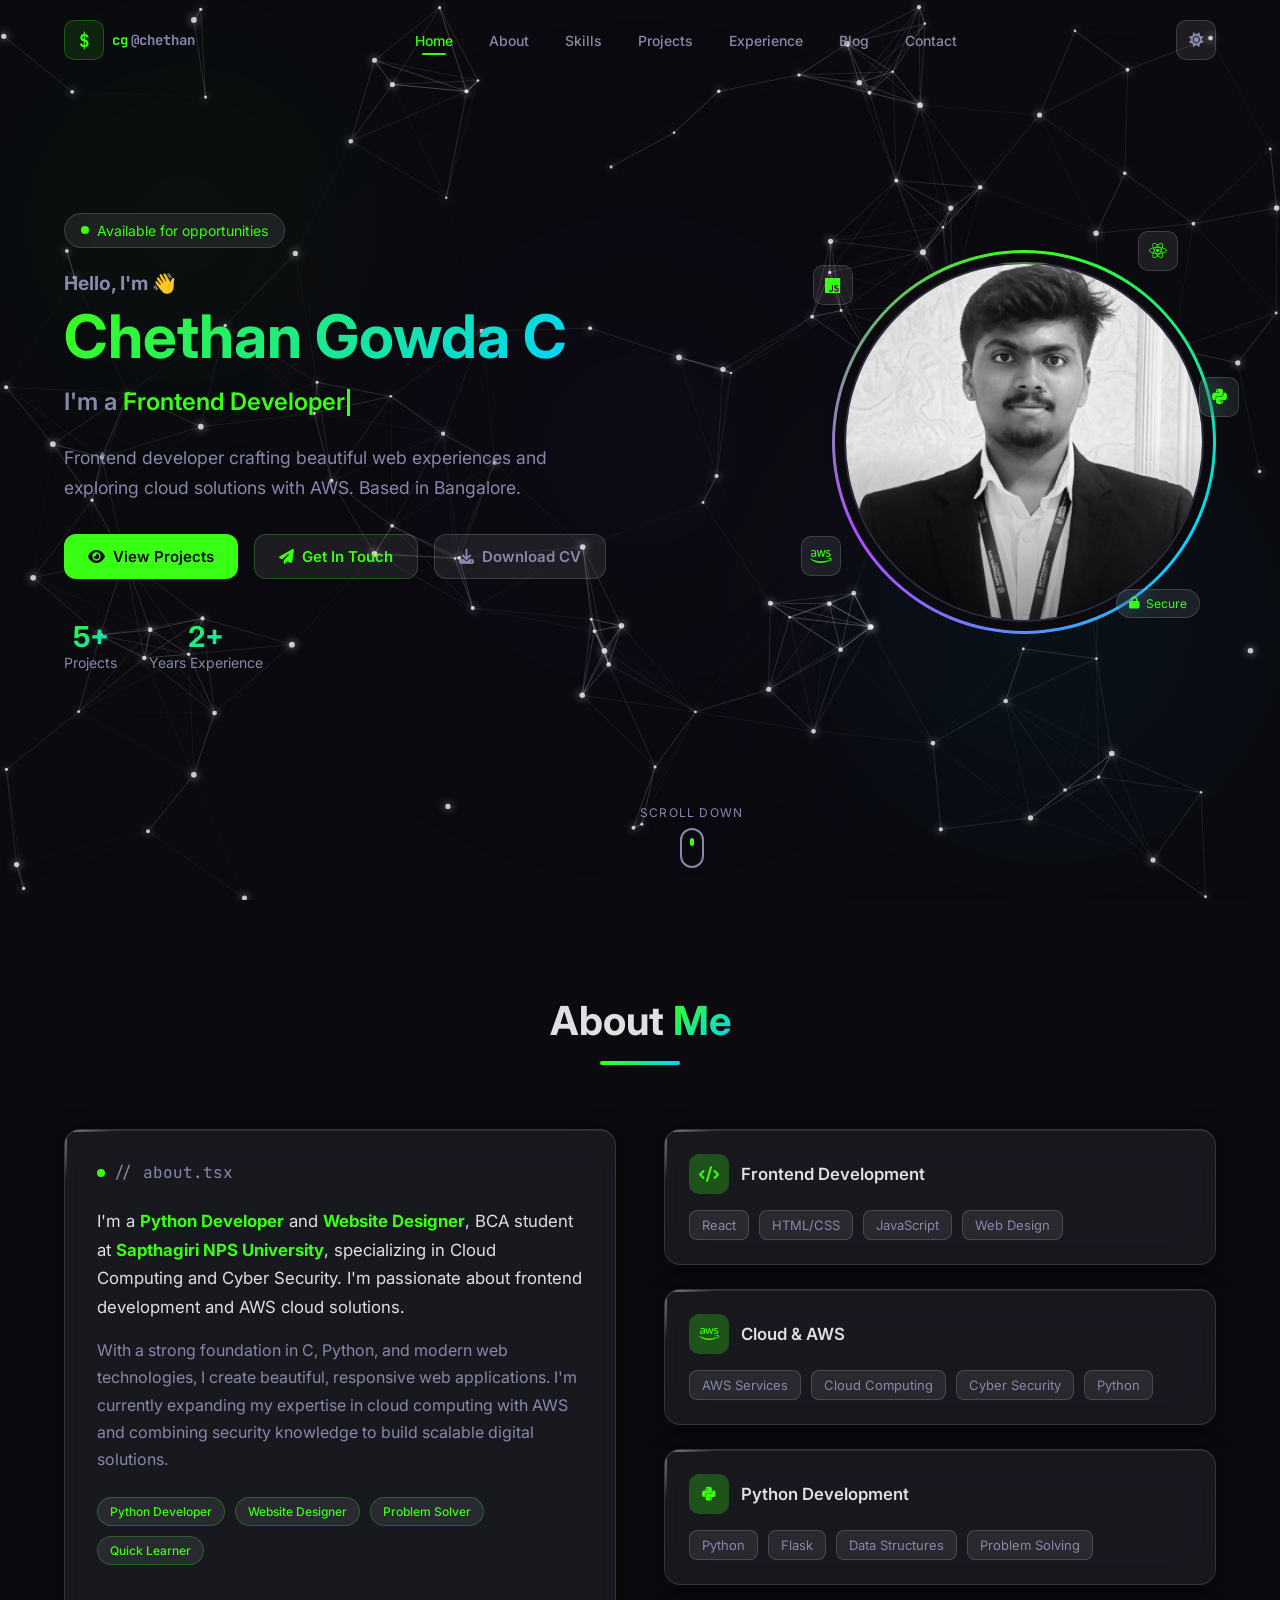
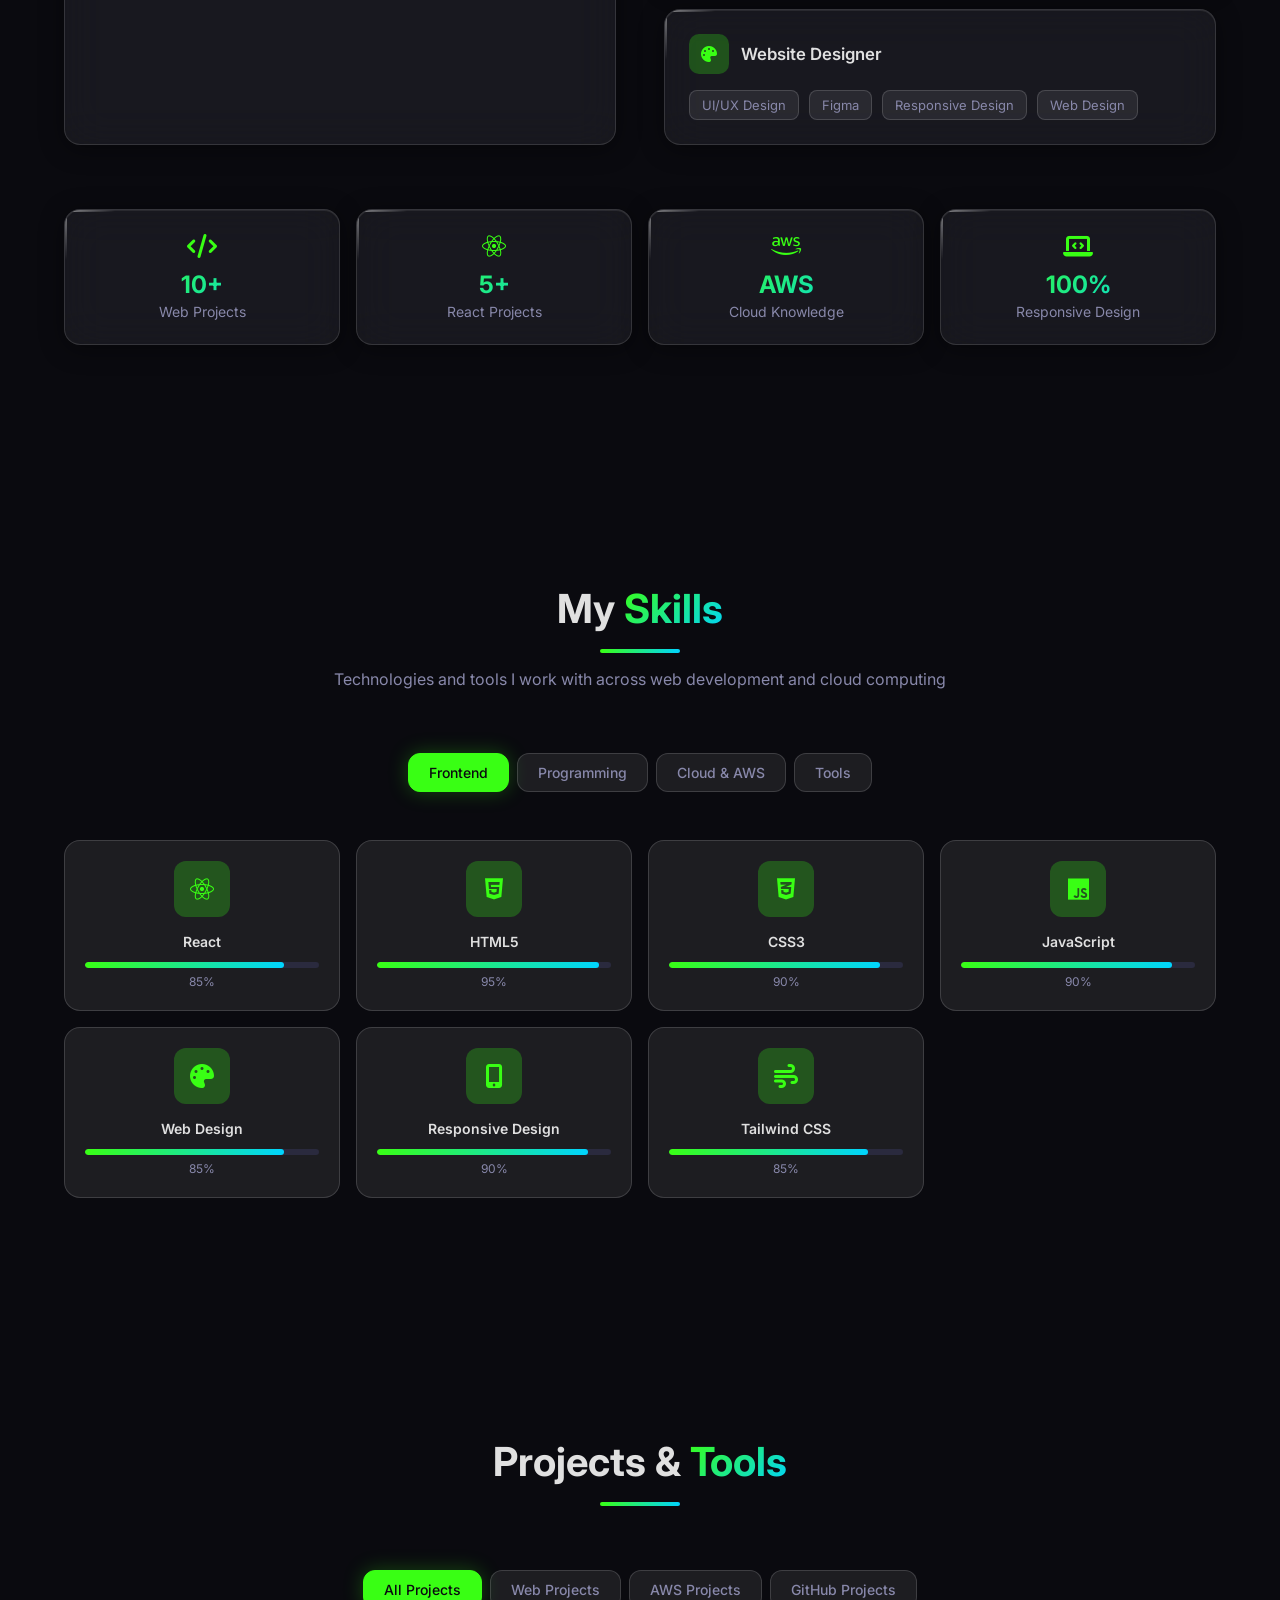
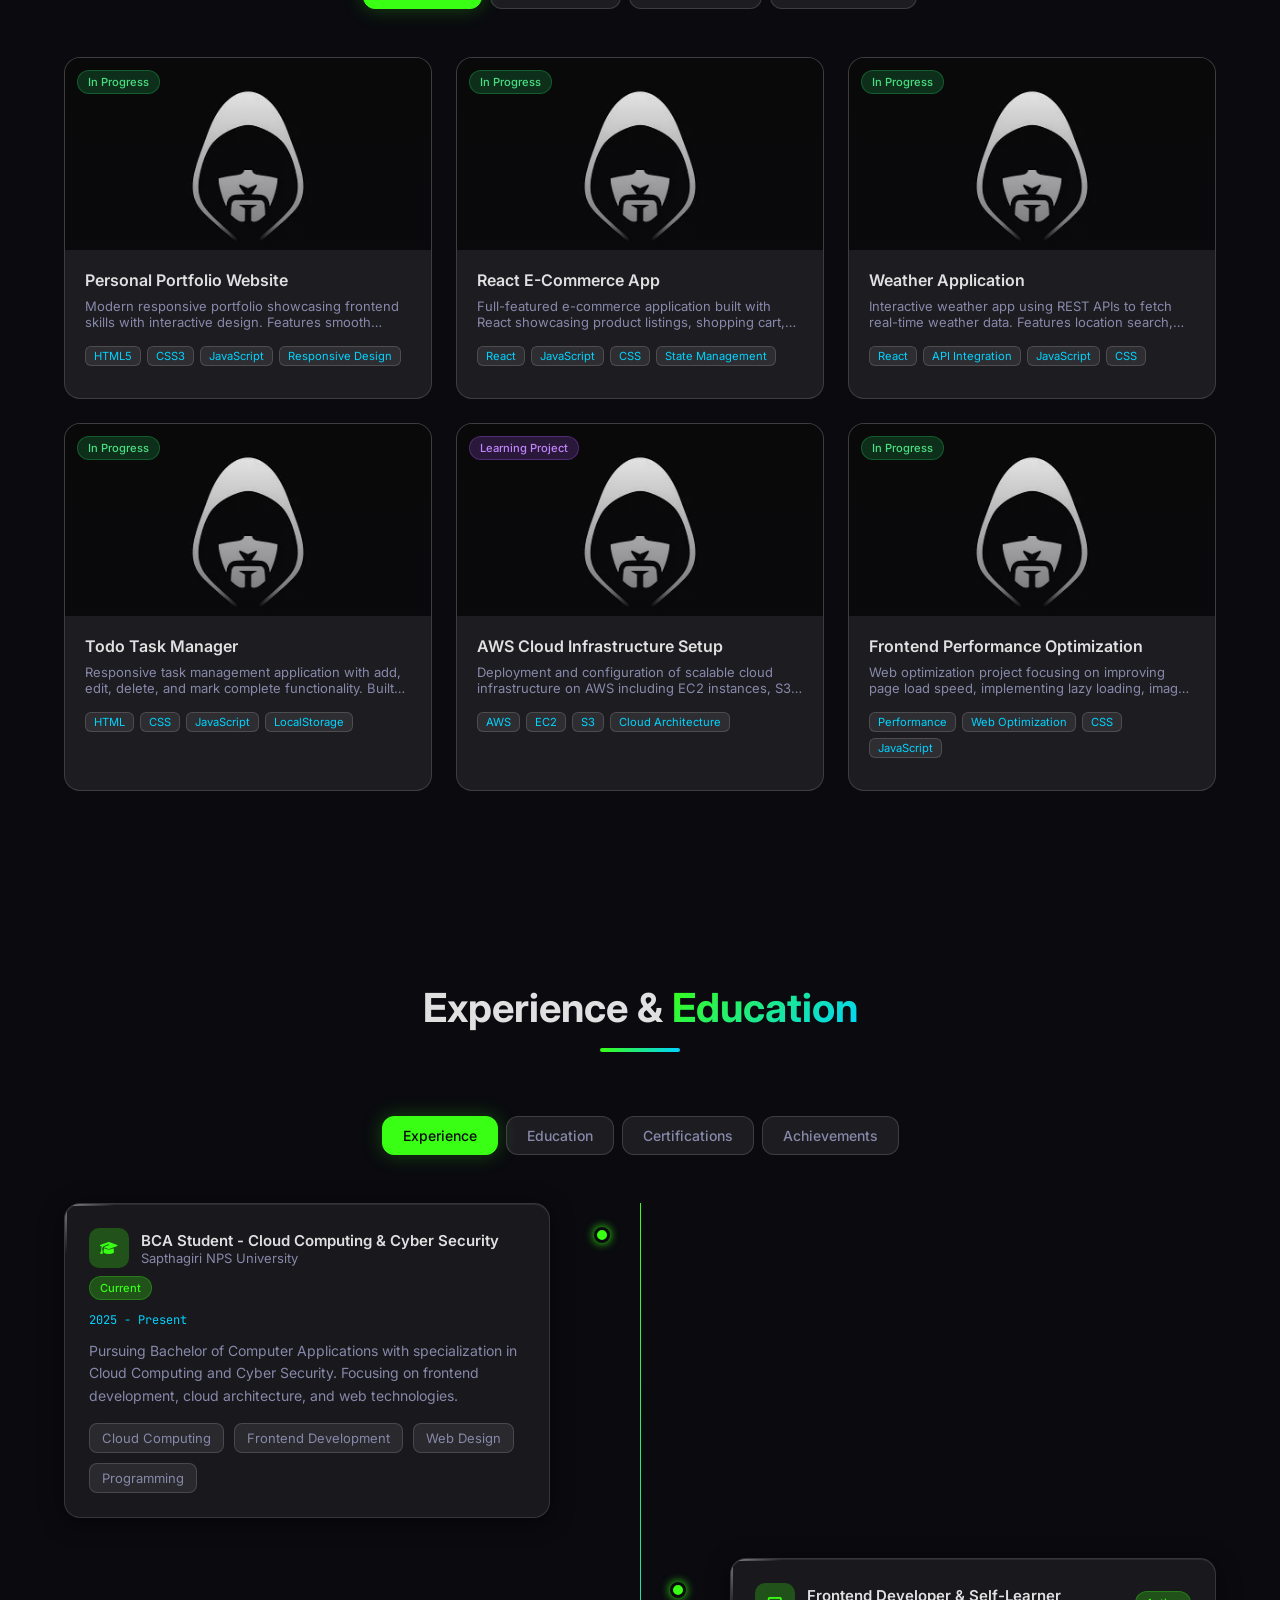
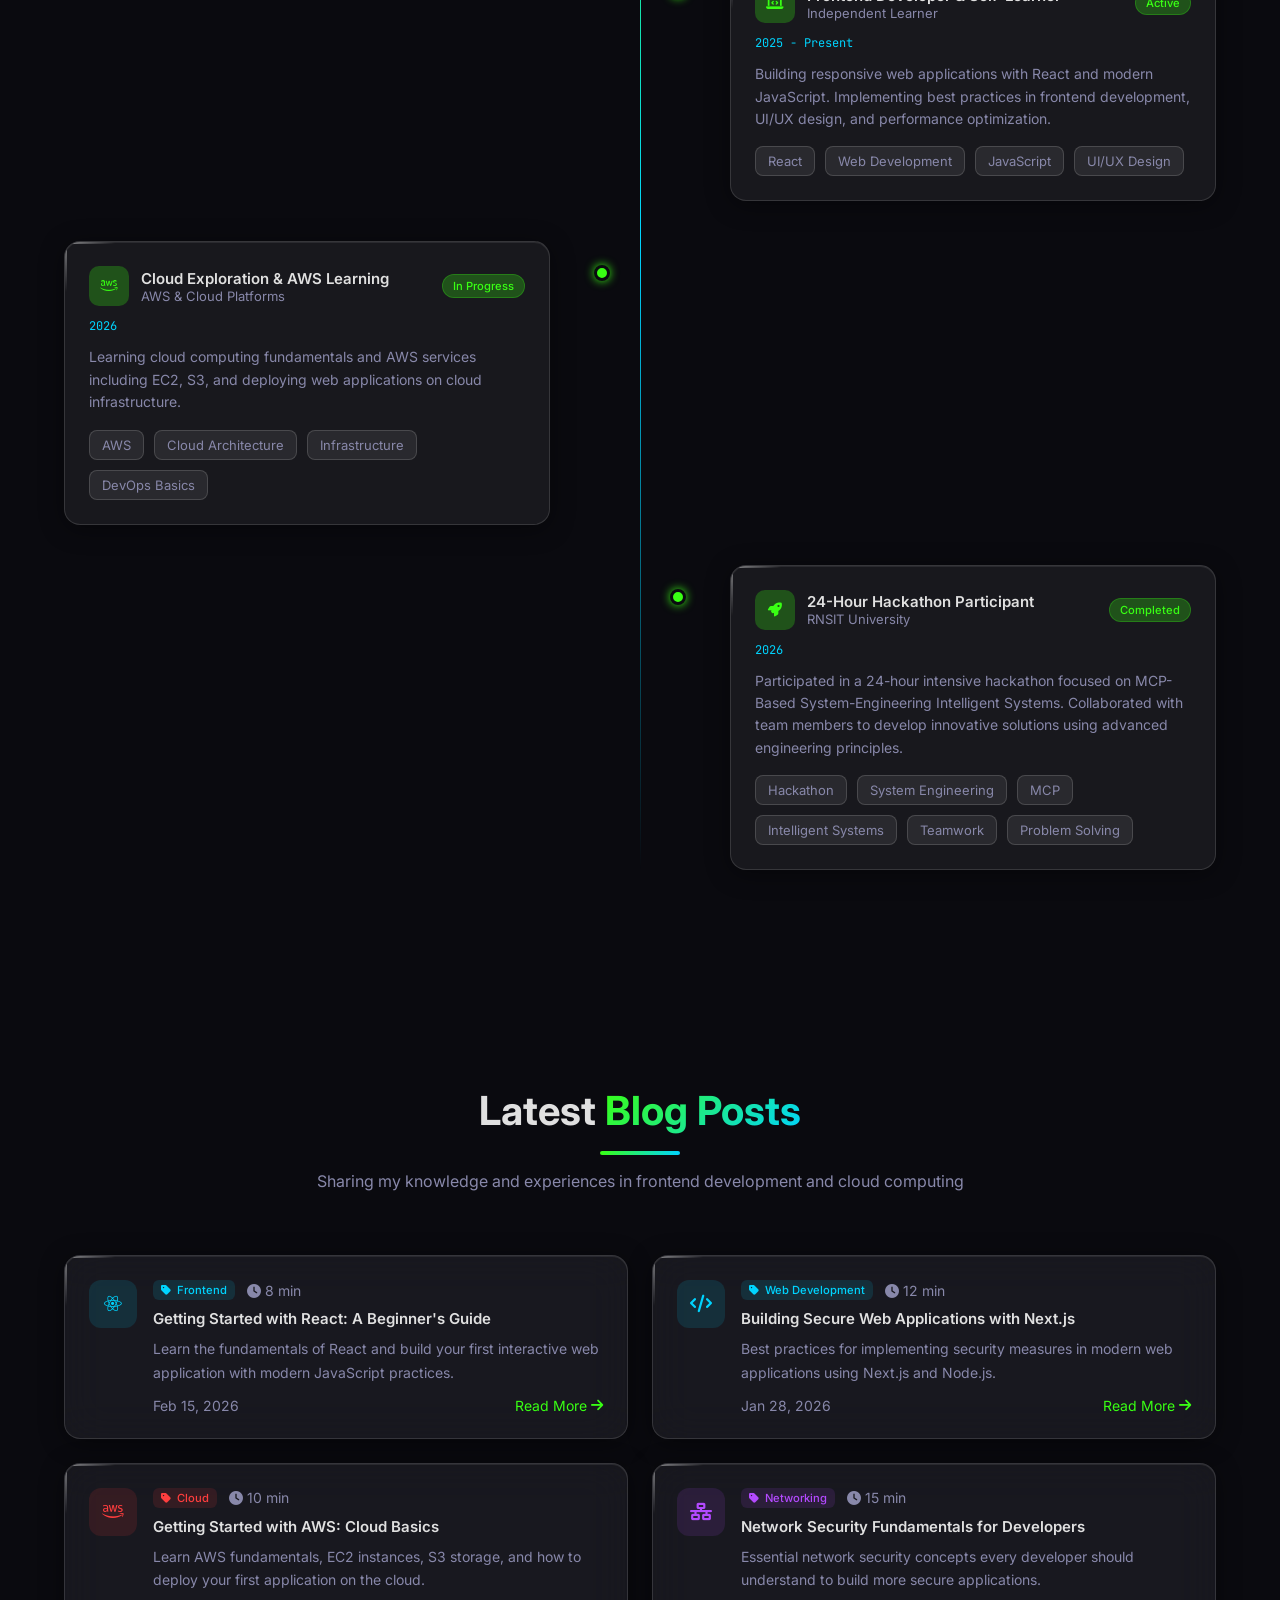
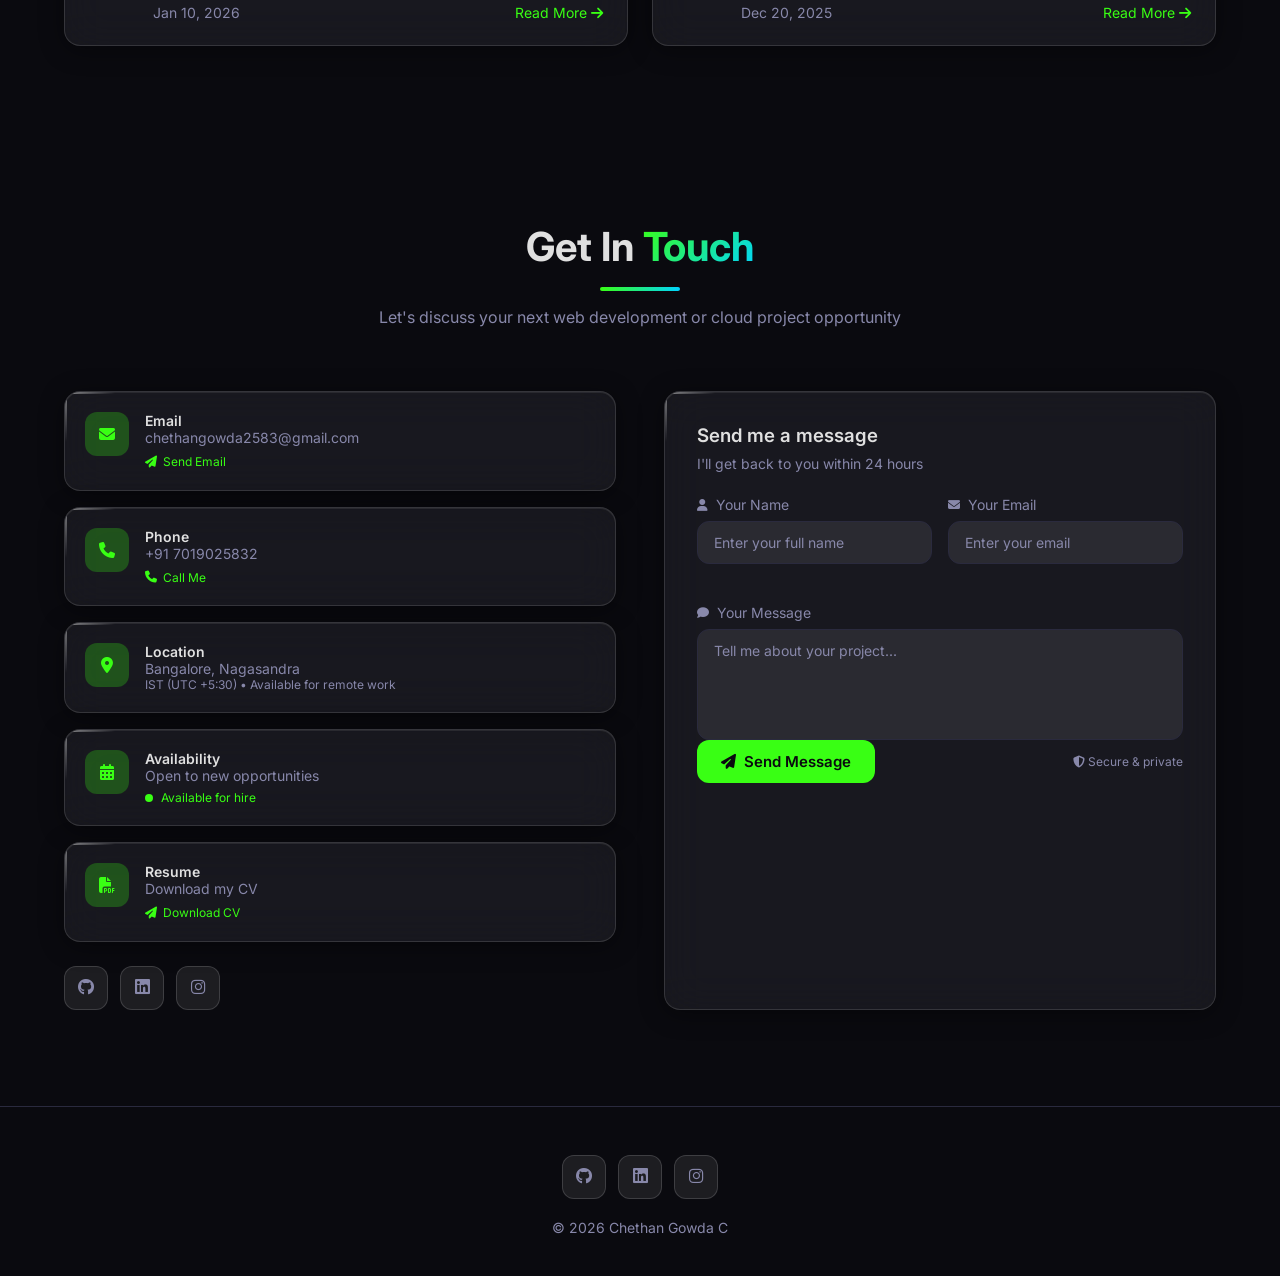
<file: index.html>
<!DOCTYPE html>
<html lang="en" class="dark">
<head>
  <meta charset="UTF-8" />
  <meta name="viewport" content="width=device-width, initial-scale=1.0" />
  <title>Chethan Gowda C | Frontend Developer & AWS Cloud Professional</title>
  <meta name="description" content="Chethan Gowda C – Frontend developer, AWS cloud professional, and BCA student at Sapthagiri NPS University. Explore my projects, skills, and experience." />
  <link rel="preconnect" href="https://fonts.googleapis.com" />
  <link rel="preconnect" href="https://fonts.gstatic.com" crossorigin />
  <link href="https://fonts.googleapis.com/css2?family=Inter:wght@300;400;500;600;700;800&family=JetBrains+Mono:wght@400;600&display=swap" rel="stylesheet" />
  <!-- Font Awesome for icons -->
  <link rel="stylesheet" href="https://cdnjs.cloudflare.com/ajax/libs/font-awesome/6.5.1/css/all.min.css" />
  <link rel="stylesheet" href="style.css" />
</head>
<body>
  <!-- Cyber Grid Background -->
  <div class="cyber-grid"></div>

  <!-- Floating Particles -->
  <div id="particles-container"></div>

  <!-- ===== NAVBAR ===== -->
  <nav id="navbar">
    <div class="nav-inner">
      <button class="nav-logo" onclick="scrollToSection('home')">
        <div class="nav-logo-icon"><span>$</span></div>
        <div class="nav-logo-text"><span class="neon">cg</span><span class="muted">@chethan</span></div>
      </button>

      <div class="nav-links" id="nav-links">
        <button onclick="scrollToSection('home')" data-section="home">Home</button>
        <button onclick="scrollToSection('about')" data-section="about">About</button>
        <button onclick="scrollToSection('skills')" data-section="skills">Skills</button>
        <button onclick="scrollToSection('projects')" data-section="projects">Projects</button>
        <button onclick="scrollToSection('experience')" data-section="experience">Experience</button>
        <button onclick="scrollToSection('blog')" data-section="blog">Blog</button>
        <button onclick="scrollToSection('contact')" data-section="contact">Contact</button>
      </div>

      <div class="nav-actions">
        <button id="theme-toggle" class="icon-btn" title="Toggle theme" onclick="toggleTheme()">
          <i class="fas fa-sun"></i>
        </button>
        <button class="icon-btn mobile-menu-btn" id="mobile-menu-btn" onclick="toggleMobileMenu()">
          <i class="fas fa-bars"></i>
        </button>
      </div>
    </div>

    <!-- Mobile Menu -->
    <div class="mobile-menu" id="mobile-menu">
      <button onclick="scrollToSection('home'); closeMobileMenu()" data-section="home">Home</button>
      <button onclick="scrollToSection('about'); closeMobileMenu()" data-section="about">About</button>
      <button onclick="scrollToSection('skills'); closeMobileMenu()" data-section="skills">Skills</button>
      <button onclick="scrollToSection('projects'); closeMobileMenu()" data-section="projects">Projects</button>
      <button onclick="scrollToSection('experience'); closeMobileMenu()" data-section="experience">Experience</button>
      <button onclick="scrollToSection('blog'); closeMobileMenu()" data-section="blog">Blog</button>
      <button onclick="scrollToSection('contact'); closeMobileMenu()" data-section="contact">Contact</button>
    </div>
  </nav>

  <!-- ===== HERO ===== -->
  <section id="home">
    <div class="orb orb-1"></div>
    <div class="orb orb-2"></div>
    <div class="orb orb-3"></div>

    <div class="section-container hero-inner">
      <div class="hero-text animate-in" style="--delay:0s">
        <div class="status-badge animate-in" style="--delay:0.2s">
          <span class="status-dot"></span>
          <span>Available for opportunities</span>
        </div>

        <h1 class="animate-in" style="--delay:0.3s">
          <span class="muted small-label">Hello, I'm 👋</span>
          <span class="gradient-text">Chethan Gowda C</span>
        </h1>

        <div class="typing-wrapper animate-in" style="--delay:0.4s">
          <span class="muted">I'm a </span>
          <span class="neon" id="typed-text"></span><span class="typing-cursor"></span>
        </div>

        <p class="hero-desc animate-in" style="--delay:0.5s">
          Frontend developer crafting beautiful web experiences and exploring cloud solutions with AWS. Based in Bangalore.
        </p>

        <div class="hero-btns animate-in" style="--delay:0.6s">
          <a href="#projects" onclick="scrollToSection('projects'); return false;" class="btn btn-primary">
            <i class="fas fa-eye"></i> View Projects
          </a>
          <a href="#contact" onclick="scrollToSection('contact'); return false;" class="btn btn-outline">
            <i class="fas fa-paper-plane"></i> Get In Touch
          </a>
          <a href="cv.html" target="_blank" class="btn btn-ghost">
            <i class="fas fa-download"></i> Download CV
          </a>
        </div>

        <div class="hero-stats animate-in" style="--delay:0.8s">
          <div class="stat">
            <div class="stat-val gradient-text">5+</div>
            <div class="stat-lbl muted">Projects</div>
          </div>
          <div class="stat">
            <div class="stat-val gradient-text">2+</div>
            <div class="stat-lbl muted">Years Experience</div>
          </div>
        </div>
      </div>

      <div class="hero-image animate-in" style="--delay:0.4s">
        <div class="profile-ring">
          <div class="profile-ring-inner"></div>
        </div>
        <div class="profile-img-wrap">
          <img src="images/pic.png" alt="Aakash Sapkota" class="profile-img" />
          <div class="img-overlay"></div>
        </div>
        <div class="scan-line-wrap">
          <div class="scan-line"></div>
        </div>
        <div class="secure-badge float-anim">
          <i class="fas fa-lock"></i> Secure
        </div>
        <div class="float-icon fi-1 float-anim" style="--fd:0s"><i class="fab fa-js"></i></div>
        <div class="float-icon fi-2 float-anim" style="--fd:1s"><i class="fab fa-react"></i></div>
        <div class="float-icon fi-3 float-anim" style="--fd:2s"><i class="fab fa-aws"></i></div>
        <div class="float-icon fi-4 float-anim" style="--fd:1.5s"><i class="fab fa-python"></i></div>
      </div>
    </div>

    <div class="scroll-indicator animate-in" style="--delay:1.2s">
      <span>Scroll Down</span>
      <div class="scroll-mouse"><div class="scroll-dot"></div></div>
    </div>
  </section>

  <!-- ===== ABOUT ===== -->
  <section id="about">
    <div class="section-container">
      <div class="section-header reveal">
        <h2>About <span class="gradient-text">Me</span></h2>
        <div class="divider-line"></div>
      </div>

      <div class="about-grid">
        <div class="glass-card reveal" style="--delay:0s">
          <div class="code-label"><span class="dot-green"></span><span class="muted font-mono">// about.tsx</span></div>
          <p class="about-bio">
            I'm a <strong class="neon">Python Developer</strong> and <strong class="neon">Website Designer</strong>, BCA student at <strong class="neon">Sapthagiri NPS University</strong>, specializing in Cloud Computing and Cyber Security. I'm passionate about frontend development and AWS cloud solutions.
          </p>
          <p class="muted mt-4 lh-relaxed">
            With a strong foundation in C, Python, and modern web technologies, I create beautiful, responsive web applications. I'm currently expanding my expertise in cloud computing with AWS and combining security knowledge to build scalable digital solutions.
          </p>
          <div class="tags mt-6">
            <span class="tag">Python Developer</span>
            <span class="tag">Website Designer</span>
            <span class="tag">Problem Solver</span>
            <span class="tag">Quick Learner</span>
          </div>
        </div>

        <div class="about-highlights reveal" style="--delay:0.2s">
          <div class="glass-card highlight-card">
            <div class="highlight-header">
              <div class="highlight-icon"><i class="fas fa-code"></i></div>
              <h3>Frontend Development</h3>
            </div>
            <div class="tags">
              <span class="tag-sm">React</span>
              <span class="tag-sm">HTML/CSS</span>
              <span class="tag-sm">JavaScript</span>
              <span class="tag-sm">Web Design</span>
            </div>
          </div>
          <div class="glass-card highlight-card">
            <div class="highlight-header">
              <div class="highlight-icon"><i class="fab fa-aws"></i></div>
              <h3>Cloud & AWS</h3>
            </div>
            <div class="tags">
              <span class="tag-sm">AWS Services</span>
              <span class="tag-sm">Cloud Computing</span>
              <span class="tag-sm">Cyber Security</span>
              <span class="tag-sm">Python</span>
            </div>
          </div>
          <div class="glass-card highlight-card">
            <div class="highlight-header">
              <div class="highlight-icon"><i class="fab fa-python"></i></div>
              <h3>Python Development</h3>
            </div>
            <div class="tags">
              <span class="tag-sm">Python</span>
              <span class="tag-sm">Flask</span>
              <span class="tag-sm">Data Structures</span>
              <span class="tag-sm">Problem Solving</span>
            </div>
          </div>
          <div class="glass-card highlight-card">
            <div class="highlight-header">
              <div class="highlight-icon"><i class="fas fa-palette"></i></div>
              <h3>Website Designer</h3>
            </div>
            <div class="tags">
              <span class="tag-sm">UI/UX Design</span>
              <span class="tag-sm">Figma</span>
              <span class="tag-sm">Responsive Design</span>
              <span class="tag-sm">Web Design</span>
            </div>
          </div>
        </div>
      </div>

      <div class="stats-row">
        <div class="glass-card stat-card reveal" style="--delay:0s">
          <i class="fas fa-code stat-icon"></i>
          <div class="stat-val gradient-text">10+</div>
          <div class="stat-lbl muted">Web Projects</div>
        </div>
        <div class="glass-card stat-card reveal" style="--delay:0.1s">
          <i class="fab fa-react stat-icon"></i>
          <div class="stat-val gradient-text">5+</div>
          <div class="stat-lbl muted">React Projects</div>
        </div>
        <div class="glass-card stat-card reveal" style="--delay:0.2s">
          <i class="fab fa-aws stat-icon"></i>
          <div class="stat-val gradient-text">AWS</div>
          <div class="stat-lbl muted">Cloud Knowledge</div>
        </div>
        <div class="glass-card stat-card reveal" style="--delay:0.3s">
          <i class="fas fa-laptop-code stat-icon"></i>
          <div class="stat-val gradient-text">100%</div>
          <div class="stat-lbl muted">Responsive Design</div>
        </div>
      </div>
    </div>
  </section>

  <!-- ===== SKILLS ===== -->
  <section id="skills">
    <div class="section-container">
      <div class="section-header reveal">
        <h2>My <span class="gradient-text">Skills</span></h2>
        <div class="divider-line"></div>
        <p class="muted mt-4">Technologies and tools I work with across web development and cloud computing</p>
      </div>

      <div class="tab-btns reveal" id="skill-tabs">
        <button class="tab-btn active" onclick="switchSkillTab(0, this)">Frontend</button>
        <button class="tab-btn" onclick="switchSkillTab(1, this)">Programming</button>
        <button class="tab-btn" onclick="switchSkillTab(2, this)">Cloud & AWS</button>
        <button class="tab-btn" onclick="switchSkillTab(3, this)">Tools</button>
      </div>

      <div id="skills-grid" class="skills-grid reveal"></div>
    </div>
  </section>

  <!-- ===== PROJECTS ===== -->
  <section id="projects">
    <div class="section-container">
      <div class="section-header reveal">
        <h2>Projects &amp; <span class="gradient-text">Tools</span></h2>
        <div class="divider-line"></div>
      </div>

      <div class="tab-btns reveal" id="project-filter-btns">
        <button class="tab-btn active" onclick="filterProjects('all', this)">All Projects</button>
        <button class="tab-btn" onclick="filterProjects('web', this)">Web Projects</button>
        <button class="tab-btn" onclick="filterProjects('aws', this)">AWS Projects</button>
        <button class="tab-btn" onclick="filterProjects('github', this)">GitHub Projects</button>
      </div>

      <div id="projects-grid" class="projects-grid"></div>
    </div>
  </section>

  <!-- ===== EXPERIENCE ===== -->
  <section id="experience">
    <div class="section-container">
      <div class="section-header reveal">
        <h2>Experience &amp; <span class="gradient-text">Education</span></h2>
        <div class="divider-line"></div>
      </div>

      <div class="tab-btns reveal" id="exp-tabs">
        <button class="tab-btn active" onclick="switchExpTab('experience', this)">Experience</button>
        <button class="tab-btn" onclick="switchExpTab('education', this)">Education</button>
        <button class="tab-btn" onclick="switchExpTab('certifications', this)">Certifications</button>
        <button class="tab-btn" onclick="switchExpTab('achievements', this)">Achievements</button>
      </div>

      <div id="exp-content"></div>
    </div>
  </section>

  <!-- ===== BLOG ===== -->
  <section id="blog" class="section-auto">
    <div class="section-container">
      <div class="section-header reveal">
        <h2>Latest <span class="gradient-text">Blog Posts</span></h2>
        <div class="divider-line"></div>
        <p class="muted mt-4">Sharing my knowledge and experiences in frontend development and cloud computing</p>
      </div>

      <div class="blog-grid">
        <article class="glass-card blog-card reveal" style="--delay:0s">
          <div class="blog-icon" style="background:rgba(0,212,255,0.12)"><i class="fab fa-react" style="color:var(--cyber-blue)"></i></div>
          <div class="blog-body">
            <div class="blog-meta">
              <span class="blog-cat" style="background:rgba(0,212,255,0.12);color:var(--cyber-blue)"><i class="fas fa-tag"></i> Frontend</span>
              <span class="muted small"><i class="fas fa-clock"></i> 8 min</span>
            </div>
            <h3>Getting Started with React: A Beginner's Guide</h3>
            <p class="muted small lh-relaxed">Learn the fundamentals of React and build your first interactive web application with modern JavaScript practices.</p>
            <div class="blog-footer">
              <span class="muted small">Feb 15, 2026</span>
              <span class="neon small">Read More <i class="fas fa-arrow-right"></i></span>
            </div>
          </div>
        </article>

        <article class="glass-card blog-card reveal" style="--delay:0.1s">
          <div class="blog-icon" style="background:rgba(0,212,255,0.12)"><i class="fas fa-code" style="color:var(--cyber-blue)"></i></div>
          <div class="blog-body">
            <div class="blog-meta">
              <span class="blog-cat" style="background:rgba(0,212,255,0.12);color:var(--cyber-blue)"><i class="fas fa-tag"></i> Web Development</span>
              <span class="muted small"><i class="fas fa-clock"></i> 12 min</span>
            </div>
            <h3>Building Secure Web Applications with Next.js</h3>
            <p class="muted small lh-relaxed">Best practices for implementing security measures in modern web applications using Next.js and Node.js.</p>
            <div class="blog-footer">
              <span class="muted small">Jan 28, 2026</span>
              <span class="neon small">Read More <i class="fas fa-arrow-right"></i></span>
            </div>
          </div>
        </article>

        <article class="glass-card blog-card reveal" style="--delay:0.2s">
          <div class="blog-icon" style="background:rgba(255,62,62,0.12)"><i class="fab fa-aws" style="color:var(--accent-red)"></i></div>
          <div class="blog-body">
            <div class="blog-meta">
              <span class="blog-cat" style="background:rgba(255,62,62,0.12);color:var(--accent-red)"><i class="fas fa-tag"></i> Cloud</span>
              <span class="muted small"><i class="fas fa-clock"></i> 10 min</span>
            </div>
            <h3>Getting Started with AWS: Cloud Basics</h3>
            <p class="muted small lh-relaxed">Learn AWS fundamentals, EC2 instances, S3 storage, and how to deploy your first application on the cloud.</p>
            <div class="blog-footer">
              <span class="muted small">Jan 10, 2026</span>
              <span class="neon small">Read More <i class="fas fa-arrow-right"></i></span>
            </div>
          </div>
        </article>

        <article class="glass-card blog-card reveal" style="--delay:0.3s">
          <div class="blog-icon" style="background:rgba(180,74,255,0.12)"><i class="fas fa-network-wired" style="color:var(--cyber-purple)"></i></div>
          <div class="blog-body">
            <div class="blog-meta">
              <span class="blog-cat" style="background:rgba(180,74,255,0.12);color:var(--cyber-purple)"><i class="fas fa-tag"></i> Networking</span>
              <span class="muted small"><i class="fas fa-clock"></i> 15 min</span>
            </div>
            <h3>Network Security Fundamentals for Developers</h3>
            <p class="muted small lh-relaxed">Essential network security concepts every developer should understand to build more secure applications.</p>
            <div class="blog-footer">
              <span class="muted small">Dec 20, 2025</span>
              <span class="neon small">Read More <i class="fas fa-arrow-right"></i></span>
            </div>
          </div>
        </article>
      </div>
    </div>
  </section>

  <!-- ===== CONTACT ===== -->
  <section id="contact">
    <div class="section-container">
      <div class="section-header reveal">
        <h2>Get In <span class="gradient-text">Touch</span></h2>
        <div class="divider-line"></div>
        <p class="muted mt-4">Let's discuss your next web development or cloud project opportunity</p>
      </div>

      <div class="contact-grid">
        <div class="contact-info reveal" style="--delay:0s">
          <div class="glass-card contact-card">
            <div class="contact-icon"><i class="fas fa-envelope"></i></div>
            <div>
              <h3 class="small fw-600">Email</h3>
              <p class="muted small">chethangowda2583@gmail.com</p>
              <a href="mailto:chethangowda2583@gmail.com" class="contact-link"><i class="fas fa-paper-plane"></i> Send Email</a>
            </div>
          </div>
          <div class="glass-card contact-card">
            <div class="contact-icon"><i class="fas fa-phone"></i></div>
            <div>
              <h3 class="small fw-600">Phone</h3>
              <p class="muted small">+91 7019025832</p>
              <a href="tel:+917019025832" class="contact-link"><i class="fas fa-phone"></i> Call Me</a>
            </div>
          </div>
          <div class="glass-card contact-card">
            <div class="contact-icon"><i class="fas fa-map-marker-alt"></i></div>
            <div>
              <h3 class="small fw-600">Location</h3>
              <p class="muted small">Bangalore, Nagasandra</p>
              <p class="muted x-small">IST (UTC +5:30) • Available for remote work</p>
            </div>
          </div>
          <div class="glass-card contact-card">
            <div class="contact-icon"><i class="fas fa-calendar-alt"></i></div>
            <div>
              <h3 class="small fw-600">Availability</h3>
              <p class="muted small">Open to new opportunities</p>
              <div class="avail-status">
                <span class="status-dot"></span>
                <span class="neon x-small">Available for hire</span>
              </div>
            </div>
          </div>
          <div class="glass-card contact-card">
            <div class="contact-icon"><i class="fas fa-file-pdf"></i></div>
            <div>
              <h3 class="small fw-600">Resume</h3>
              <p class="muted small">Download my CV</p>
              <a href="javascript:downloadCV()" class="contact-link"><i class="fas fa-paper-plane"></i> Download CV</a>
            </div>
          </div>

          <div class="social-links reveal" style="--delay:0.4s">
            <a href="https://github.com/chethangowda25832-ctrl" target="_blank" rel="noopener" title="GitHub" class="social-btn"><i class="fab fa-github"></i></a>
            <a href="https://www.linkedin.com/in/chethan-gowda-c-4b5a1a3b1" target="_blank" rel="noopener" title="LinkedIn" class="social-btn"><i class="fab fa-linkedin"></i></a>
            <a href="https://www.instagram.com/_.chethan_.gowda?igsh=dXRucnc1enpubWpp" target="_blank" rel="noopener" title="Instagram" class="social-btn"><i class="fab fa-instagram"></i></a>
          </div>
        </div>

        <div class="glass-card contact-form-card reveal" style="--delay:0.2s">
          <h3 class="fw-600 mb-2">Send me a message</h3>
          <p class="muted small mb-6">I'll get back to you within 24 hours</p>
          <form id="contact-form" onsubmit="handleContactForm(event)">
            <div class="form-row">
              <div class="form-group">
                <label for="name"><i class="fas fa-user"></i> Your Name</label>
                <input type="text" id="name" required minlength="2" placeholder="Enter your full name" />
              </div>
              <div class="form-group">
                <label for="email"><i class="fas fa-envelope"></i> Your Email</label>
                <input type="email" id="email" required placeholder="Enter your email" />
              </div>
            </div>
            <div class="form-group">
              <label for="message"><i class="fas fa-comment"></i> Your Message</label>
              <textarea id="message" rows="5" required minlength="10" placeholder="Tell me about your project..."></textarea>
            </div>
            <div class="form-footer">
              <button type="submit" class="btn btn-primary" id="send-btn">
                <i class="fas fa-paper-plane"></i> Send Message
              </button>
              <span class="muted x-small"><i class="fas fa-shield-alt"></i> Secure &amp; private</span>
            </div>
          </form>
        </div>
      </div>
    </div>
  </section>

  <!-- ===== FOOTER ===== -->
  <footer>
    <div class="section-container footer-inner">
      <div class="social-links">
        <a href="https://github.com/chethangowda25832-ctrl" target="_blank" rel="noopener" title="GitHub" class="social-btn"><i class="fab fa-github"></i></a>
        <a href="https://www.linkedin.com/in/chethan-gowda-c-4b5a1a3b1/" target="_blank" rel="noopener" title="LinkedIn" class="social-btn"><i class="fab fa-linkedin"></i></a>
        <a href="https://www.instagram.com/_.chethan_.gowda?igsh=dXRucnc1enpubWpp" target="_blank" rel="noopener" title="Instagram" class="social-btn"><i class="fab fa-instagram"></i></a>
      </div>
      <p class="muted small">© <span id="year"></span> Chethan Gowda C

  <script src="script.js"></script>
</body>
</html>
</file>
<file: style.css>
/* ===== THEME VARIABLES ===== */
:root {
  --neon-green: #39ff14;
  --neon-green-dim: #39ff1440;
  --cyber-blue: #00d4ff;
  --cyber-blue-dim: #00d4ff30;
  --cyber-purple: #b44aff;
  --accent-red: #ff3e3e;
  --dark-bg: #0a0a0f;
  --dark-surface: #12121a;
  --dark-card: #1a1a2e;
  --dark-border: #2a2a3e;
  --dark-text: #e0e0e0;
  --dark-text-muted: #8888aa;
  --light-bg: #f0f2f5;
  --light-surface: #ffffff;
  --light-card: #ffffff;
  --light-border: #e0e0e0;
  --light-text: #1a1a2e;
  --light-text-muted: #666688;
  --radius: 16px;
  --radius-sm: 8px;
  --glass-bg: rgba(255, 255, 255, 0.08);
  --glass-border: rgba(255, 255, 255, 0.15);
  --transition: 0.3s cubic-bezier(0.4, 0, 0.2, 1);
  /* Active theme defaults (dark) */
  --bg: var(--dark-bg);
  --surface: var(--dark-surface);
  --card: var(--dark-card);
  --border: var(--dark-border);
  --text: var(--dark-text);
  --text-muted: var(--dark-text-muted);
}

html.light {
  --bg: var(--light-bg);
  --surface: var(--light-surface);
  --card: var(--light-card);
  --border: var(--light-border);
  --text: var(--light-text);
  --text-muted: var(--light-text-muted);
  --glass-bg: rgba(255, 255, 255, 0.7);
  --glass-border: rgba(0, 0, 0, 0.1);
}

/* ===== RESET & BASE ===== */
*, *::before, *::after { box-sizing: border-box; margin: 0; padding: 0; }
html { scroll-behavior: smooth; font-size: 16px; }
body {
  font-family: 'Inter', system-ui, -apple-system, sans-serif;
  background: var(--bg);
  color: var(--text);
  overflow-x: hidden;
  transition: background 0.4s, color 0.4s;
}
a { text-decoration: none; color: inherit; }
button { border: none; background: none; cursor: pointer; font-family: inherit; color: inherit; }
img { display: block; max-width: 100%; }

/* ===== SCROLLBAR ===== */
::-webkit-scrollbar { width: 6px; }
::-webkit-scrollbar-track { background: transparent; }
::-webkit-scrollbar-thumb { background: var(--neon-green-dim); border-radius: 10px; }
::-webkit-scrollbar-thumb:hover { background: var(--neon-green); }

/* ===== UTILITY ===== */
.neon { color: var(--neon-green); }
.muted { color: var(--text-muted); }
.gradient-text {
  background: linear-gradient(135deg, var(--neon-green), var(--cyber-blue));
  -webkit-background-clip: text;
  -webkit-text-fill-color: transparent;
  background-clip: text;
}
.font-mono { font-family: 'JetBrains Mono', monospace; }
.mt-4 { margin-top: 1rem; }
.mt-6 { margin-top: 1.5rem; }
.mb-2 { margin-bottom: 0.5rem; }
.mb-6 { margin-bottom: 1.5rem; }
.lh-relaxed { line-height: 1.7; }
.fw-600 { font-weight: 600; }
.small { font-size: 0.875rem; }
.x-small { font-size: 0.75rem; }

/* ===== BACKGROUND EFFECTS ===== */
.cyber-grid {
  position: fixed;
  inset: 0;
  pointer-events: none;
  z-index: 0;
  opacity: 0.03;
  background-image:
    linear-gradient(var(--neon-green) 1px, transparent 1px),
    linear-gradient(90deg, var(--neon-green) 1px, transparent 1px);
  background-size: 60px 60px;
}
html.light .cyber-grid {
  opacity: 0.02;
  background-image:
    linear-gradient(rgba(0,0,0,0.1) 1px, transparent 1px),
    linear-gradient(90deg, rgba(0,0,0,0.1) 1px, transparent 1px);
}

/* ===== GLASS ===== */
.glass {
  background: rgba(255, 255, 255, 0.07);
  backdrop-filter: blur(24px) saturate(180%);
  -webkit-backdrop-filter: blur(24px) saturate(180%);
  border: 1px solid rgba(255, 255, 255, 0.15);
  border-radius: var(--radius);
  box-shadow: 0 8px 32px rgba(0, 0, 0, 0.4), inset 0 1px 0 rgba(255,255,255,0.1);
}
.glass-card {
  background: rgba(255, 255, 255, 0.06);
  backdrop-filter: blur(20px) saturate(160%);
  -webkit-backdrop-filter: blur(20px) saturate(160%);
  border: 1px solid rgba(255, 255, 255, 0.13);
  border-radius: var(--radius);
  box-shadow: 0 4px 24px rgba(0, 0, 0, 0.4), inset 0 1px 0 rgba(255,255,255,0.08);
  transition: border-color var(--transition), box-shadow var(--transition), transform var(--transition);
  position: relative;
  overflow: hidden;
}
/* Top-left corner accent */
.glass-card::before {
  content: '';
  position: absolute;
  top: 0; left: 0;
  width: 50px; height: 2px;
  background: linear-gradient(90deg, rgba(255,255,255,0.45), transparent);
  pointer-events: none;
}
.glass-card::after {
  content: '';
  position: absolute;
  top: 0; left: 0;
  width: 2px; height: 50px;
  background: linear-gradient(180deg, rgba(255,255,255,0.45), transparent);
  pointer-events: none;
}
.glass-card:hover {
  border-color: rgba(255, 255, 255, 0.28);
  box-shadow: 0 8px 40px rgba(0, 0, 0, 0.5), inset 0 1px 0 rgba(255,255,255,0.15);
  transform: translateY(-4px);
}

/* ===== SECTIONS ===== */
section {
  position: relative;
  z-index: 1;
  min-height: 100vh;
  display: flex;
  flex-direction: column;
  justify-content: center;
  padding: 96px 0;
}
section.section-auto {
  min-height: auto;
  padding: 80px 0;
}
.section-container {
  max-width: 1200px;
  margin: 0 auto;
  padding: 0 1.5rem;
  width: 100%;
}
.section-header {
  text-align: center;
  margin-bottom: 4rem;
}
.section-header h2 {
  font-size: clamp(1.8rem, 4vw, 2.5rem);
  font-weight: 700;
  margin-bottom: 1rem;
}
.divider-line {
  width: 80px;
  height: 4px;
  background: linear-gradient(90deg, var(--neon-green), var(--cyber-blue));
  border-radius: 99px;
  margin: 0 auto;
}

/* ===== NAVBAR ===== */
#navbar {
  position: fixed;
  top: 0; left: 0; right: 0;
  z-index: 100;
  transition: all 0.3s ease;
  padding: 20px 0;
}
#navbar.scrolled {
  padding: 12px 0;
  background: rgba(0, 0, 0, 0.55);
  backdrop-filter: blur(24px) saturate(180%);
  -webkit-backdrop-filter: blur(24px) saturate(180%);
  border-bottom: 1px solid rgba(255,255,255,0.1);
  box-shadow: 0 4px 30px rgba(0,0,0,0.4), inset 0 -1px 0 rgba(255,255,255,0.05);
}
.nav-inner {
  max-width: 1200px;
  margin: 0 auto;
  padding: 0 1.5rem;
  display: flex;
  align-items: center;
  justify-content: space-between;
  gap: 1rem;
}
.nav-logo {
  display: flex;
  align-items: center;
  gap: 0.5rem;
  cursor: pointer;
}
.nav-logo-icon {
  width: 40px; height: 40px;
  border-radius: 10px;
  background: rgba(57,255,20,0.1);
  border: 1px solid var(--neon-green-dim);
  display: flex; align-items: center; justify-content: center;
  transition: box-shadow 0.3s;
}
.nav-logo-icon:hover { box-shadow: 0 0 20px var(--neon-green-dim); }
.nav-logo-icon span { color: var(--neon-green); font-family: 'JetBrains Mono', monospace; font-size: 1.1rem; font-weight: 700; }
.nav-logo-text { display: flex; gap: 0.2rem; font-family: 'JetBrains Mono', monospace; font-size: 0.875rem; font-weight: 700; }
.nav-links {
  display: flex;
  align-items: center;
  gap: 0.25rem;
}
.nav-links button {
  padding: 0.5rem 1rem;
  border-radius: 10px;
  font-size: 0.875rem;
  font-weight: 500;
  color: var(--text-muted);
  transition: all 0.3s;
  position: relative;
}
.nav-links button:hover { color: var(--text); }
.nav-links button.active { color: var(--neon-green); }
.nav-links button.active::after {
  content: '';
  position: absolute;
  bottom: 2px; left: 50%;
  transform: translateX(-50%);
  width: 24px; height: 2px;
  background: var(--neon-green);
  border-radius: 99px;
}
.nav-actions { display: flex; align-items: center; gap: 0.75rem; }
.icon-btn {
  width: 40px; height: 40px;
  border-radius: 10px;
  background: var(--glass-bg);
  border: 1px solid var(--glass-border);
  display: flex; align-items: center; justify-content: center;
  color: var(--text-muted);
  transition: all 0.3s;
  font-size: 0.9rem;
}
.icon-btn:hover { color: var(--neon-green); box-shadow: 0 0 15px var(--neon-green-dim); }
.mobile-menu-btn { display: none; }
.mobile-menu {
  display: none;
  position: absolute;
  top: calc(100% + 8px);
  left: 1rem; right: 1rem;
  background: var(--glass-bg);
  backdrop-filter: blur(20px);
  -webkit-backdrop-filter: blur(20px);
  border: 1px solid var(--glass-border);
  border-radius: var(--radius);
  padding: 0.5rem;
  flex-direction: column;
  gap: 0.25rem;
}
.mobile-menu.open { display: flex; }
.mobile-menu button {
  padding: 0.75rem 1rem;
  border-radius: 10px;
  text-align: left;
  font-size: 0.875rem;
  font-weight: 500;
  color: var(--text-muted);
  transition: all 0.3s;
}
.mobile-menu button:hover, .mobile-menu button.active {
  color: var(--neon-green);
  background: var(--neon-green-dim);
}

/* ===== HERO ===== */
#home {
  padding-top: 80px;
  overflow: hidden;
}
.orb {
  position: absolute;
  border-radius: 50%;
  pointer-events: none;
  animation: pulse 4s ease-in-out infinite;
}
.orb-1 { top: 80px; left: 40px; width: 288px; height: 288px; background: var(--neon-green); opacity: 0.05; filter: blur(120px); }
.orb-2 { bottom: 80px; right: 40px; width: 384px; height: 384px; background: var(--cyber-blue); opacity: 0.05; filter: blur(120px); animation-delay: 1s; }
.orb-3 { top: 50%; left: 50%; transform: translate(-50%, -50%); width: 600px; height: 600px; background: var(--cyber-purple); opacity: 0.02; filter: blur(150px); }
@keyframes pulse { 0%, 100% { opacity: 0.05; } 50% { opacity: 0.08; } }

.hero-inner {
  display: flex;
  flex-direction: row;
  align-items: center;
  justify-content: space-between;
  gap: 3rem;
}
.hero-text { flex: 1; }
.status-badge {
  display: inline-flex;
  align-items: center;
  gap: 0.5rem;
  padding: 0.5rem 1rem;
  border-radius: 999px;
  background: var(--glass-bg);
  border: 1px solid var(--glass-border);
  font-size: 0.875rem;
  color: var(--neon-green);
  margin-bottom: 1.5rem;
}
.status-dot {
  width: 8px; height: 8px;
  border-radius: 50%;
  background: var(--neon-green);
  animation: status-pulse 2s ease-in-out infinite;
  flex-shrink: 0;
}
@keyframes status-pulse {
  0%, 100% { box-shadow: 0 0 0 0 rgba(57,255,20,0.4); }
  50% { box-shadow: 0 0 0 6px rgba(57,255,20,0); }
}
h1 { font-size: clamp(2rem, 5vw, 3.75rem); font-weight: 700; line-height: 1.15; margin-bottom: 1rem; }
.small-label { font-size: clamp(1rem, 2vw, 1.2rem); color: var(--text-muted); display: block; margin-bottom: 0.5rem; }
.typing-wrapper { font-size: clamp(1.1rem, 2.5vw, 1.5rem); font-weight: 600; margin-bottom: 1.5rem; min-height: 2rem; }
.typing-cursor {
  display: inline-block;
  width: 3px; height: 1.1em;
  background: var(--neon-green);
  margin-left: 2px;
  vertical-align: text-bottom;
  animation: blink 1s step-end infinite;
}
@keyframes blink { 50% { opacity: 0; } }
.hero-desc { color: var(--text-muted); font-size: clamp(0.95rem, 2vw, 1.1rem); max-width: 500px; margin-bottom: 2rem; line-height: 1.7; }
.hero-btns { display: flex; flex-wrap: wrap; gap: 1rem; }
.hero-stats { display: flex; gap: 2rem; margin-top: 2.5rem; }
.stat { text-align: center; }
.stat-val { font-size: clamp(1.4rem, 3vw, 1.8rem); font-weight: 700; }
.stat-lbl { font-size: 0.875rem; }

/* Profile Image */
.hero-image {
  position: relative;
  flex-shrink: 0;
  width: clamp(240px, 30vw, 384px);
  height: clamp(240px, 30vw, 384px);
}
.profile-ring {
  position: absolute;
  inset: 0;
  border-radius: 50%;
  background: conic-gradient(from 0deg, var(--neon-green), var(--cyber-blue), var(--cyber-purple), var(--neon-green));
  padding: 3px;
  animation: ring-spin 8s linear infinite;
}
.profile-ring-inner { width: 100%; height: 100%; border-radius: 50%; background: var(--bg); }
@keyframes ring-spin { to { transform: rotate(360deg); } }
.profile-img-wrap {
  position: absolute;
  inset: 12px;
  border-radius: 50%;
  overflow: hidden;
  border: 2px solid var(--dark-border);
}
.profile-img { width: 100%; height: 100%; object-fit: cover; }
.img-overlay {
  position: absolute;
  inset: 0;
  background: linear-gradient(to top, var(--dark-bg), transparent, transparent);
  opacity: 0.4;
}
.scan-line-wrap { position: absolute; inset: 12px; border-radius: 50%; overflow: hidden; pointer-events: none; }
.scan-line {
  position: absolute;
  top: 0; left: 0;
  width: 100%; height: 2px;
  background: linear-gradient(90deg, transparent, var(--neon-green), transparent);
  animation: scanLine 3s linear infinite;
  opacity: 0.5;
}
@keyframes scanLine { 0% { transform: translateY(-100%); } 100% { transform: translateY(50vh); } }
.secure-badge {
  position: absolute;
  bottom: 16px; right: 16px;
  background: var(--glass-bg);
  backdrop-filter: blur(10px);
  border: 1px solid var(--glass-border);
  border-radius: 999px;
  padding: 6px 12px;
  font-size: 0.75rem;
  color: var(--neon-green);
  display: flex; align-items: center; gap: 6px;
}
.float-icon {
  position: absolute;
  width: 40px; height: 40px;
  border-radius: 10px;
  background: var(--glass-bg);
  backdrop-filter: blur(10px);
  border: 1px solid var(--glass-border);
  display: flex; align-items: center; justify-content: center;
  color: var(--neon-green);
  font-size: 1.1rem;
}
.fi-1 { top: 4%; left: -5%; }
.fi-2 { top: -5%; right: 10%; }
.fi-3 { bottom: 15%; left: -8%; }
.fi-4 { top: 33%; right: -6%; }
.float-anim { animation: floatIcon 3s ease-in-out infinite; animation-delay: var(--fd, 0s); }
@keyframes floatIcon { 0%, 100% { transform: translateY(0); } 50% { transform: translateY(-10px); } }

/* Scroll indicator */
.scroll-indicator {
  position: absolute;
  bottom: 2rem; left: 50%;
  transform: translateX(-50%);
  display: flex; flex-direction: column; align-items: center; gap: 0.5rem;
  color: var(--text-muted);
  font-size: 0.75rem;
  letter-spacing: 0.1em;
  text-transform: uppercase;
}
.scroll-mouse {
  width: 24px; height: 40px;
  border-radius: 12px;
  border: 2px solid var(--text-muted);
  display: flex; justify-content: center;
  padding-top: 8px;
}
.scroll-dot {
  width: 4px; height: 8px;
  border-radius: 2px;
  background: var(--neon-green);
  animation: scrollBounce 1.5s ease-in-out infinite;
}
@keyframes scrollBounce { 0%, 100% { transform: translateY(0); } 50% { transform: translateY(8px); } }

/* ===== BUTTONS ===== */
.btn {
  display: inline-flex;
  align-items: center;
  gap: 0.5rem;
  padding: 0.75rem 1.5rem;
  border-radius: 12px;
  font-size: 0.9375rem;
  font-weight: 600;
  transition: all 0.3s;
  cursor: pointer;
  font-family: inherit;
  border: none;
}
.btn-primary {
  background: var(--neon-green);
  color: var(--dark-bg);
}
.btn-primary:hover { box-shadow: 0 0 30px var(--neon-green-dim); transform: scale(1.05); }
.btn-outline {
  background: var(--glass-bg);
  border: 1px solid var(--neon-green-dim);
  color: var(--neon-green);
}
.btn-outline:hover { box-shadow: 0 0 30px var(--neon-green-dim); transform: scale(1.05); }
.btn-ghost {
  background: var(--glass-bg);
  border: 1px solid var(--glass-border);
  color: var(--text-muted);
}
.btn-ghost:hover { color: var(--cyber-blue); border-color: var(--cyber-blue-dim); transform: scale(1.05); }

/* Disable state */
.btn:disabled { opacity: 0.5; transform: none !important; cursor: not-allowed; }

/* ===== TAB BUTTONS ===== */
.tab-btns {
  display: flex;
  flex-wrap: wrap;
  justify-content: center;
  gap: 0.5rem;
  margin-bottom: 3rem;
}
.tab-btn {
  padding: 0.625rem 1.25rem;
  border-radius: 12px;
  font-size: 0.875rem;
  font-weight: 500;
  color: var(--text-muted);
  background: var(--glass-bg);
  border: 1px solid var(--glass-border);
  transition: all 0.3s;
  cursor: pointer;
}
.tab-btn:hover { color: var(--text); }
.tab-btn.active {
  background: var(--neon-green);
  color: var(--dark-bg);
  border-color: var(--neon-green);
  box-shadow: 0 0 20px var(--neon-green-dim);
}

/* ===== ABOUT ===== */
.about-grid { display: grid; grid-template-columns: 1fr 1fr; gap: 3rem; margin-bottom: 4rem; }
.about-bio { font-size: 1.05rem; line-height: 1.7; }
.code-label { display: flex; align-items: center; gap: 0.5rem; margin-bottom: 1.5rem; }
.dot-green { width: 8px; height: 8px; border-radius: 50%; background: var(--neon-green); }
.about-highlights { display: flex; flex-direction: column; gap: 1.5rem; }
.glass-card { padding: 2rem; }
.highlight-card { padding: 1.5rem; }
.highlight-header { display: flex; align-items: center; gap: 0.75rem; margin-bottom: 1rem; }
.highlight-icon {
  width: 40px; height: 40px;
  border-radius: 10px;
  background: var(--neon-green-dim);
  display: flex; align-items: center; justify-content: center;
  color: var(--neon-green);
}
.highlight-header h3 { font-size: 1.05rem; font-weight: 600; }
.tags { display: flex; flex-wrap: wrap; gap: 0.625rem; }
.tag {
  padding: 0.375rem 0.75rem;
  border-radius: 999px;
  font-size: 0.75rem;
  font-weight: 500;
  background: var(--glass-bg);
  border: 1px solid var(--neon-green-dim);
  color: var(--neon-green);
}
.tag-sm {
  padding: 0.375rem 0.75rem;
  border-radius: 8px;
  font-size: 0.8125rem;
  background: var(--glass-bg);
  border: 1px solid var(--glass-border);
  color: var(--text-muted);
  transition: all 0.3s;
}
.tag-sm:hover { color: var(--neon-green); border-color: var(--neon-green-dim); }
.stats-row { display: grid; grid-template-columns: repeat(4, 1fr); gap: 1rem; }
.stat-card { padding: 1.5rem; text-align: center; }
.stat-icon { font-size: 1.5rem; color: var(--neon-green); margin-bottom: 0.75rem; display: block; transition: transform 0.3s; }
.stat-card:hover .stat-icon { transform: scale(1.1); }
.stat-card .stat-val { font-size: 1.5rem; font-weight: 700; margin-bottom: 0.25rem; }

/* ===== SKILLS ===== */
.skills-grid { display: grid; grid-template-columns: repeat(4, 1fr); gap: 1rem; }
.skill-card {
  padding: 1.25rem;
  text-align: center;
  cursor: default;
  background: var(--glass-bg);
  border: 1px solid var(--glass-border);
  border-radius: var(--radius);
  transition: all var(--transition);
  animation: fadeInUp 0.4s ease both;
}
.skill-card:hover {
  border-color: var(--neon-green-dim);
  box-shadow: 0 0 30px var(--neon-green-dim);
  transform: translateY(-4px);
}
.skill-icon-wrap {
  width: 56px; height: 56px;
  margin: 0 auto 1rem;
  border-radius: 12px;
  background: var(--neon-green-dim);
  display: flex; align-items: center; justify-content: center;
  font-size: 1.5rem;
  color: var(--neon-green);
  transition: all 0.3s;
}
.skill-card:hover .skill-icon-wrap { box-shadow: 0 0 25px var(--neon-green-dim); transform: scale(1.1); }
.skill-name { font-size: 0.875rem; font-weight: 600; margin-bottom: 0.75rem; }
.skill-bar-track { width: 100%; height: 6px; background: var(--dark-border); border-radius: 99px; overflow: hidden; }
.skill-bar-fill {
  height: 100%;
  border-radius: 99px;
  background: linear-gradient(90deg, var(--neon-green), var(--cyber-blue));
  width: 0;
  transition: width 1s ease;
}
.skill-pct { font-size: 0.75rem; color: var(--text-muted); margin-top: 0.375rem; display: inline-block; }

/* ===== PROJECTS ===== */
.projects-grid { display: grid; grid-template-columns: repeat(3, 1fr); gap: 1.5rem; }
.project-card {
  border-radius: var(--radius);
  overflow: hidden;
  background: var(--glass-bg);
  border: 1px solid var(--glass-border);
  transition: all var(--transition);
  animation: fadeInUp 0.4s ease both;
}
.project-card:hover {
  border-color: var(--neon-green-dim);
  box-shadow: 0 0 30px var(--neon-green-dim);
  transform: translateY(-4px);
}
.project-thumb {
  position: relative;
  height: 192px;
  overflow: hidden;
}
.project-thumb img {
  width: 100%; height: 100%;
  object-fit: cover;
  transition: transform 0.5s;
}
.project-card:hover .project-thumb img { transform: scale(1.1); }
.project-thumb-overlay { position: absolute; inset: 0; background: linear-gradient(to top, var(--dark-bg), transparent); opacity: 0.6; }
.project-status-badge {
  position: absolute;
  top: 12px; left: 12px;
  padding: 4px 10px;
  border-radius: 999px;
  font-size: 0.7rem;
  font-weight: 500;
  border: 1px solid;
}
.status-live { background: rgba(34,197,94,0.2); color: #4ade80; border-color: rgba(34,197,94,0.3); }
.status-indev { background: rgba(245,158,11,0.2); color: #fbbf24; border-color: rgba(245,158,11,0.3); }
.status-completed { background: rgba(59,130,246,0.2); color: #60a5fa; border-color: rgba(59,130,246,0.3); }
.status-tool { background: rgba(168,85,247,0.2); color: #c084fc; border-color: rgba(168,85,247,0.3); }
.project-hover-links {
  position: absolute; inset: 0;
  display: flex; align-items: center; justify-content: center; gap: 0.75rem;
  background: rgba(0,0,0,0.4);
  opacity: 0;
  transition: opacity 0.3s;
}
.project-card:hover .project-hover-links { opacity: 1; }
.proj-link {
  width: 40px; height: 40px;
  border-radius: 50%;
  display: flex; align-items: center; justify-content: center;
  transition: transform 0.3s;
  font-size: 0.875rem;
}
.proj-link:hover { transform: scale(1.1); }
.proj-link-live { background: var(--neon-green); color: var(--dark-bg); }
.proj-link-github { background: var(--glass-bg); border: 1px solid var(--glass-border); color: var(--text); }
.project-body { padding: 1.25rem; }
.project-body h3 { font-size: 1rem; font-weight: 600; margin-bottom: 0.5rem; transition: color 0.3s; }
.project-card:hover .project-body h3 { color: var(--neon-green); }
.project-body p { font-size: 0.8125rem; color: var(--text-muted); margin-bottom: 1rem; display: -webkit-box; -webkit-line-clamp: 2; -webkit-box-orient: vertical; overflow: hidden; line-clamp: 2; }
.project-tech { display: flex; flex-wrap: wrap; gap: 0.375rem; margin-bottom: 0.75rem; }
.tech-tag { padding: 2px 8px; border-radius: 6px; font-size: 0.7rem; background: var(--glass-bg); border: 1px solid var(--glass-border); color: var(--cyber-blue); }
.project-meta { display: flex; align-items: center; gap: 1rem; font-size: 0.8125rem; color: var(--text-muted); }
.project-meta span { display: flex; align-items: center; gap: 0.25rem; }

/* ===== EXPERIENCE ===== */
/* Timeline */
.timeline { position: relative; }
.timeline::before {
  content: '';
  position: absolute;
  left: 24px;
  top: 0; bottom: 0;
  width: 1px;
  background: linear-gradient(to bottom, var(--neon-green), var(--cyber-blue), transparent);
}
.timeline-item {
  position: relative;
  margin-bottom: 2.5rem;
  margin-left: 3rem;
  animation: fadeInUp 0.5s ease both;
}
.timeline-dot {
  position: absolute;
  left: -36px; top: 24px;
  width: 16px; height: 16px;
  border-radius: 50%;
  background: var(--neon-green);
  border: 3px solid var(--bg);
  box-shadow: 0 0 10px var(--neon-green);
}
/* Desktop two-column timeline */
@media (min-width: 768px) {
  .timeline::before { left: 50%; }
  .timeline-item { width: 45%; margin-left: 0; }
  .timeline-item:nth-child(odd) { margin-right: auto; padding-right: 2rem; }
  .timeline-item:nth-child(odd) .timeline-dot { left: auto; right: -28px; }
  .timeline-item:nth-child(even) { margin-left: auto; padding-left: 2rem; margin-bottom: 2.5rem; }
  .timeline-item:nth-child(even) .timeline-dot { left: -28px; }
}

.exp-card { padding: 1.5rem; }
.exp-header { display: flex; align-items: center; justify-content: space-between; margin-bottom: 0.75rem; flex-wrap: wrap; gap: 0.5rem; }
.exp-title-group { display: flex; align-items: center; gap: 0.75rem; }
.exp-icon {
  width: 40px; height: 40px;
  border-radius: 10px;
  background: var(--neon-green-dim);
  display: flex; align-items: center; justify-content: center;
  color: var(--neon-green);
  font-size: 0.875rem;
  flex-shrink: 0;
}
.exp-badge {
  padding: 4px 10px;
  border-radius: 999px;
  font-size: 0.7rem;
  font-weight: 500;
  background: var(--neon-green-dim);
  color: var(--neon-green);
  border: 1px solid var(--neon-green-dim);
  white-space: nowrap;
}
.exp-period { font-size: 0.75rem; color: var(--cyber-blue); font-family: 'JetBrains Mono', monospace; margin-bottom: 0.75rem; }
/* Education / certs / achievements grid */
.edu-grid { display: grid; grid-template-columns: repeat(3, 1fr); gap: 1.5rem; }
.edu-card { padding: 1.5rem; }
.edu-icon {
  width: 48px; height: 48px;
  border-radius: 12px;
  background: var(--neon-green-dim);
  display: flex; align-items: center; justify-content: center;
  color: var(--neon-green);
  font-size: 1.1rem;
  margin-bottom: 1rem;
}
.cert-icon { background: var(--cyber-blue-dim); color: var(--cyber-blue); }
.ach-grid { display: grid; grid-template-columns: 1fr 1fr; gap: 1.5rem; }
.ach-card { display: flex; gap: 1rem; padding: 1.5rem; }
.ach-icon {
  width: 48px; height: 48px;
  border-radius: 12px;
  background: linear-gradient(135deg, rgba(245,158,11,0.2), rgba(251,191,36,0.2));
  display: flex; align-items: center; justify-content: center;
  color: #fbbf24;
  font-size: 1.1rem;
  flex-shrink: 0;
}

/* ===== BLOG ===== */
.blog-grid { display: grid; grid-template-columns: 1fr 1fr; gap: 1.5rem; }
.blog-card { display: flex; gap: 1rem; padding: 1.5rem; cursor: pointer; }
.blog-icon {
  width: 48px; height: 48px;
  border-radius: 12px;
  display: flex; align-items: center; justify-content: center;
  font-size: 1.1rem;
  flex-shrink: 0;
  transition: transform 0.3s;
}
.blog-card:hover .blog-icon { transform: scale(1.1); }
.blog-body { flex: 1; }
.blog-meta { display: flex; align-items: center; gap: 0.75rem; margin-bottom: 0.5rem; flex-wrap: wrap; }
.blog-cat { padding: 3px 8px; border-radius: 6px; font-size: 0.7rem; font-weight: 500; }
.blog-cat i { margin-right: 3px; }
.blog-body h3 { font-size: 0.9375rem; font-weight: 600; margin-bottom: 0.5rem; line-height: 1.4; transition: color 0.3s; }
.blog-card:hover h3 { color: var(--neon-green); }
.blog-footer { display: flex; align-items: center; justify-content: space-between; margin-top: 0.75rem; }
.blog-footer .neon { display: flex; align-items: center; gap: 0.25rem; font-size: 0.875rem; }
.blog-footer .neon i { transition: transform 0.3s; }
.blog-card:hover .blog-footer .neon i { transform: translateX(4px); }

/* ===== CONTACT ===== */
.contact-grid { display: grid; grid-template-columns: 1fr 1fr; gap: 3rem; }
.contact-info { display: flex; flex-direction: column; gap: 1rem; }
.contact-card { display: flex; align-items: flex-start; gap: 1rem; padding: 1.25rem; }
.contact-icon {
  width: 44px; height: 44px;
  border-radius: 12px;
  background: var(--neon-green-dim);
  display: flex; align-items: center; justify-content: center;
  color: var(--neon-green);
  flex-shrink: 0;
}
.contact-link {
  display: inline-flex;
  align-items: center;
  gap: 0.375rem;
  margin-top: 0.5rem;
  font-size: 0.75rem;
  color: var(--neon-green);
  transition: text-decoration 0.3s;
}
.contact-link:hover { text-decoration: underline; }
.avail-status { display: flex; align-items: center; gap: 0.5rem; margin-top: 0.375rem; }
.social-links { display: flex; gap: 0.75rem; flex-wrap: wrap; padding-top: 0.5rem; }
.social-btn {
  width: 44px; height: 44px;
  border-radius: 12px;
  background: var(--glass-bg);
  border: 1px solid var(--glass-border);
  display: flex; align-items: center; justify-content: center;
  color: var(--text-muted);
  font-size: 1.05rem;
  transition: all 0.3s;
}
.social-btn:hover { color: var(--neon-green); box-shadow: 0 0 15px var(--neon-green-dim); transform: scale(1.1); }
.contact-form-card { padding: 2rem; }
.form-row { display: grid; grid-template-columns: 1fr 1fr; gap: 1rem; margin-bottom: 1.25rem; }
.form-group { display: flex; flex-direction: column; gap: 0.5rem; margin-bottom: 0; }
.form-group:last-child { margin-bottom: 1.25rem; }
label { display: flex; align-items: center; gap: 0.5rem; font-size: 0.875rem; color: var(--text-muted); }
label i { font-size: 0.75rem; }
input, textarea {
  width: 100%;
  padding: 0.75rem 1rem;
  border-radius: 12px;
  background: var(--glass-bg);
  border: 1px solid var(--border);
  color: var(--text);
  font-size: 0.875rem;
  font-family: inherit;
  outline: none;
  transition: all 0.3s;
}
input:focus, textarea:focus {
  border-color: var(--neon-green);
  box-shadow: 0 0 10px var(--neon-green-dim);
}
input::placeholder, textarea::placeholder { color: var(--text-muted); }
textarea { resize: none; }
.form-footer { display: flex; align-items: center; justify-content: space-between; gap: 1rem; }

/* ===== FOOTER ===== */
footer {
  position: relative;
  z-index: 1;
  padding: 2.5rem 0;
  border-top: 1px solid var(--border);
}
.footer-inner { display: flex; flex-direction: column; align-items: center; gap: 1.25rem; }

/* ===== ANIMATIONS ===== */
@keyframes fadeInUp {
  from { opacity: 0; transform: translateY(30px); }
  to { opacity: 1; transform: translateY(0); }
}
.animate-in {
  opacity: 0;
  animation: fadeInUp 0.7s ease both;
  animation-delay: var(--delay, 0s);
}
.reveal {
  opacity: 0;
  transform: translateY(30px);
  transition: opacity 0.7s ease, transform 0.7s ease;
  transition-delay: var(--delay, 0s);
}
.reveal.visible {
  opacity: 1;
  transform: translateY(0);
}

/* ===== RESPONSIVE ===== */
@media (max-width: 1024px) {
  .skills-grid { grid-template-columns: repeat(3, 1fr); }
  .projects-grid { grid-template-columns: repeat(2, 1fr); }
  .edu-grid { grid-template-columns: repeat(2, 1fr); }
}

@media (max-width: 768px) {
  section { padding: 80px 0; }
  .hero-inner { flex-direction: column-reverse; text-align: center; }
  .hero-desc { margin: 0 auto 2rem; }
  .hero-btns { justify-content: center; }
  .hero-stats { justify-content: center; }
  .hero-image { width: 220px; height: 220px; }
  .about-grid { grid-template-columns: 1fr; }
  .stats-row { grid-template-columns: repeat(2, 1fr); }
  .skills-grid { grid-template-columns: repeat(2, 1fr); }
  .projects-grid { grid-template-columns: 1fr; }
  .edu-grid { grid-template-columns: 1fr; }
  .ach-grid { grid-template-columns: 1fr; }
  .blog-grid { grid-template-columns: 1fr; }
  .contact-grid { grid-template-columns: 1fr; }
  .form-row { grid-template-columns: 1fr; }
  .nav-links { display: none; }
  .mobile-menu-btn { display: flex; }
}

@media (max-width: 480px) {
  .skills-grid { grid-template-columns: repeat(2, 1fr); }
  .stats-row { grid-template-columns: repeat(2, 1fr); }
  .hero-btns { flex-direction: column; align-items: center; }
}
</file>
